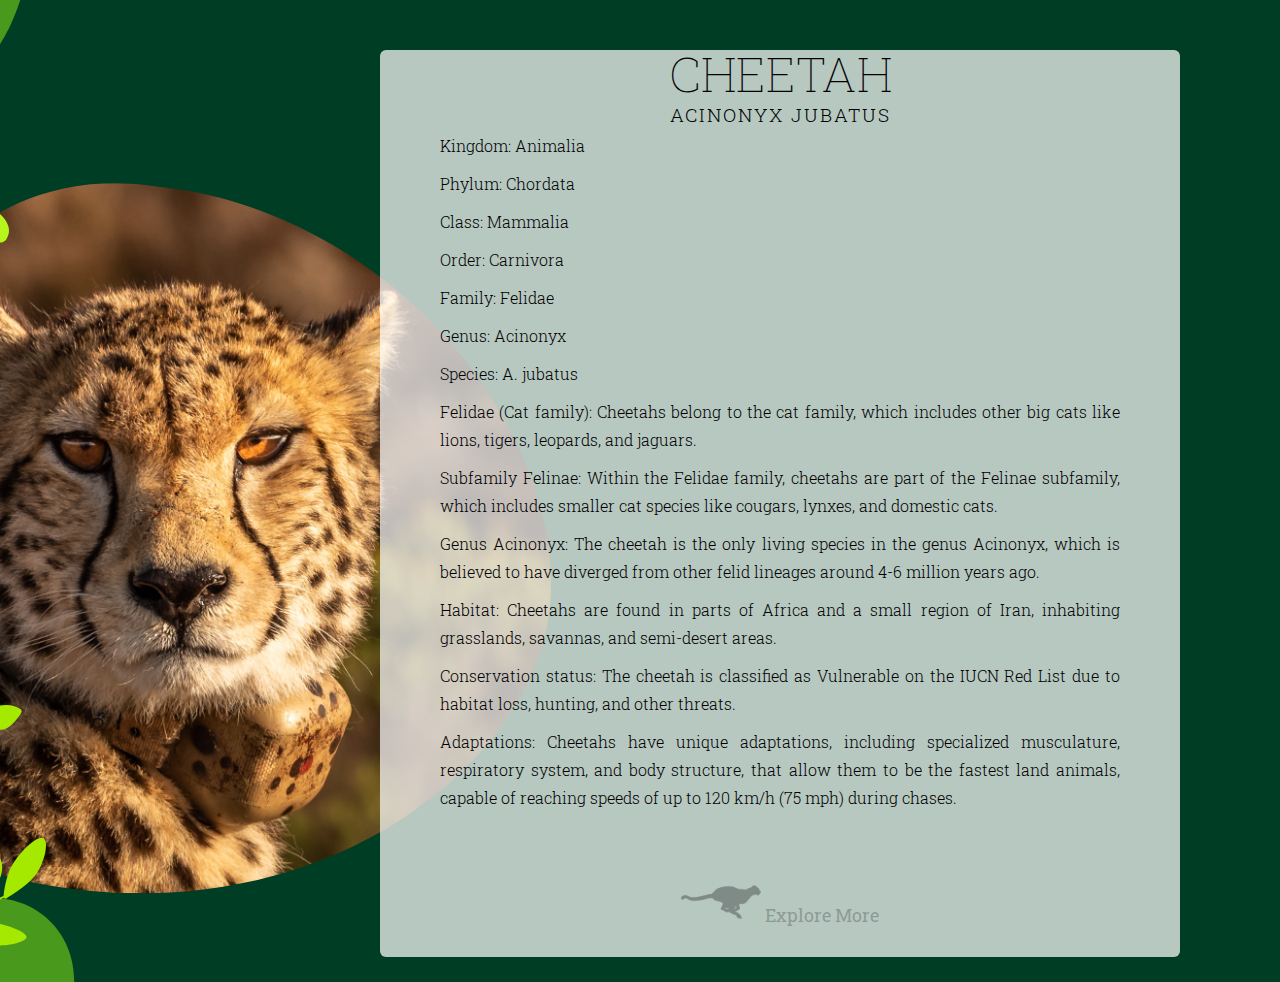
<file: static/cheetah.html>
<!DOCTYPE html>
<html>

<head>
    <meta charset="UTF-8">
    <meta http-equiv="X-UA-Compatible" content="IE=edge,chrome=1">
    <meta name="viewport" content="width=device-width, initial-scale=1">
    <title>About Cheetah</title>
    <meta name="description" content="" />
    <meta name="keywords" content="" />
    <link rel="icon" href="/static/logo.jpg">

    <link href='http://fonts.googleapis.com/css?family=Roboto+Slab:100,300,400' rel='stylesheet' type='text/css'>

    <link href="/static/infostyle.css" rel="stylesheet" />

</head>

<body class="background" style="background: url(/static/background/cheetahbg.png) top center no-repeat;">

<div class="container">

	<header>
		<h1>Cheetah</h1>
        <p>Acinonyx jubatus</p>
	</header>
	
	<div class="about">
		<p> Kingdom: Animalia</p>
        <p> Phylum: Chordata</p>
        <p> Class: Mammalia</p>
        <p> Order: Carnivora</p>
        <p> Family: Felidae</p>
        <p> Genus: Acinonyx</p>
        <p> Species: A. jubatus</p>
        <p> Felidae (Cat family): Cheetahs belong to the cat family, which includes other big cats like lions, tigers, leopards, and jaguars.</p>
        <p> Subfamily Felinae: Within the Felidae family, cheetahs are part of the Felinae subfamily, which includes smaller cat species like cougars, lynxes, and domestic cats.</p>
        <p> Genus Acinonyx: The cheetah is the only living species in the genus Acinonyx, which is believed to have diverged from other felid lineages around 4-6 million years ago.</p>
        <p> Habitat: Cheetahs are found in parts of Africa and a small region of Iran, inhabiting grasslands, savannas, and semi-desert areas.</p>
        <p> Conservation status: The cheetah is classified as Vulnerable on the IUCN Red List due to habitat loss, hunting, and other threats.</p>
        <p> Adaptations: Cheetahs have unique adaptations, including specialized musculature, respiratory system, and body structure, that allow them to be the fastest land animals, capable of reaching speeds of up to 120 km/h (75 mph) during chases.</p>
		
    </div>
	
	<div class="social">
		<ul>
			<li><a href="https://www.google.com/search?q=cheetah" target="_blank"><img src="/static/images/cheetah.png" alt="Cheetah" /> Explore More </a></li>
		</ul>
	</div>

</div>
    
</body>
</html>
</file>
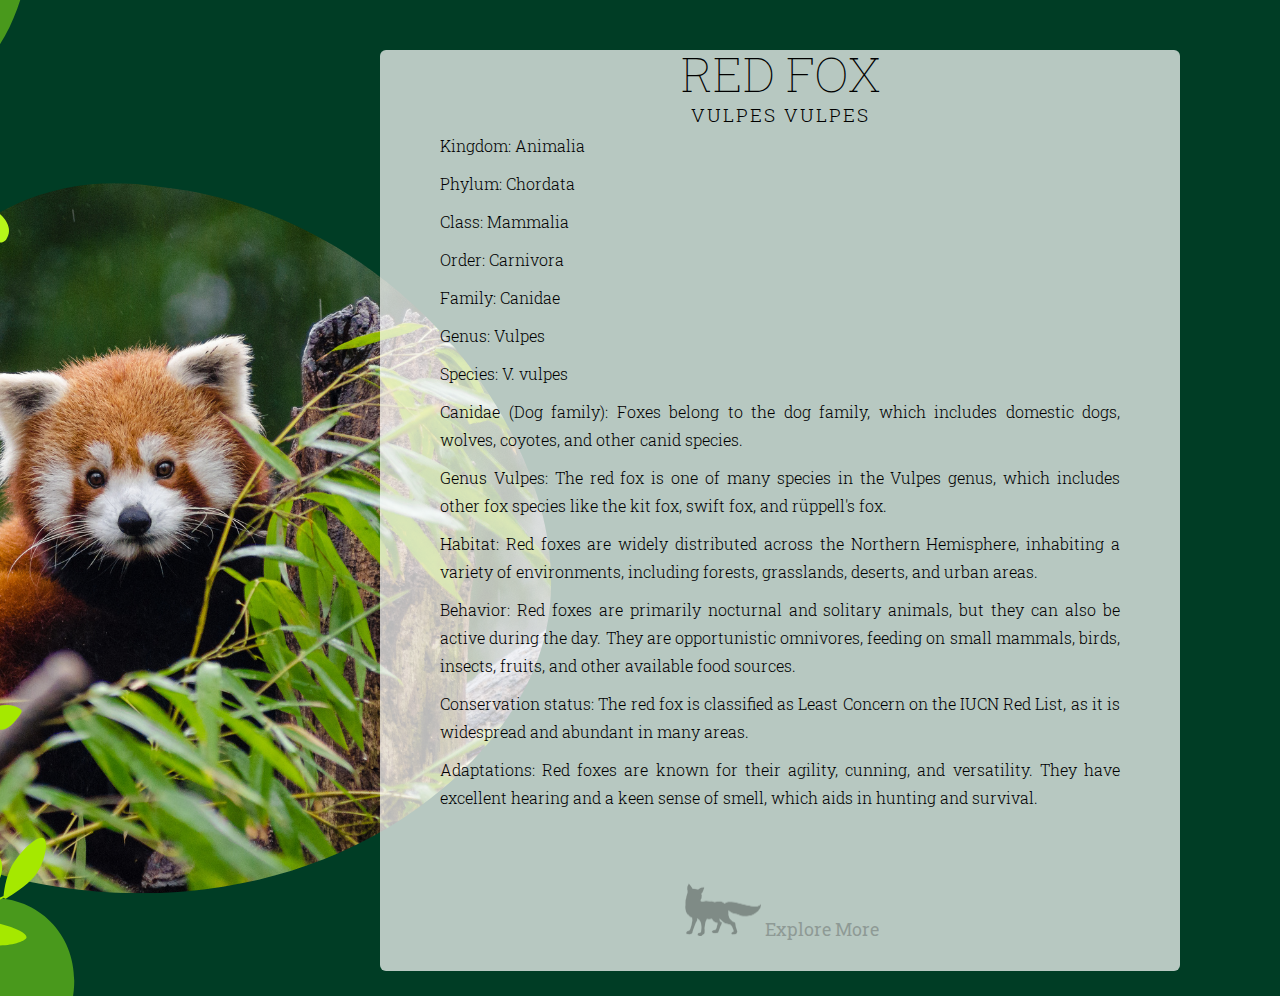
<file: static/fox.html>
<!DOCTYPE html>
<html>

<head>
    <meta charset="UTF-8">
    <meta http-equiv="X-UA-Compatible" content="IE=edge,chrome=1">
    <meta name="viewport" content="width=device-width, initial-scale=1">
    <title>About Fox</title>
    <meta name="description" content="" />
    <meta name="keywords" content="" />
    <link rel="icon" href="/static/logo.jpg">

    <link href='http://fonts.googleapis.com/css?family=Roboto+Slab:100,300,400' rel='stylesheet' type='text/css'>

    <link href="/static/infostyle.css" rel="stylesheet" />

</head>

<body class="background" style="background: url(/static/background/foxbg.png) top center no-repeat;">

<div class="container">

	<header>
		<h1>Red Fox</h1>
        <p>Vulpes vulpes</p>
	</header>
	
	<div class="about">
		<p> Kingdom: Animalia</p>
        <p> Phylum: Chordata</p>
        <p> Class: Mammalia</p>
        <p> Order: Carnivora</p>
        <p> Family: Canidae</p>
        <p> Genus: Vulpes</p>
        <p> Species: V. vulpes</p>
        <p> Canidae (Dog family): Foxes belong to the dog family, which includes domestic dogs, wolves, coyotes, and other canid species.</p>
        <p> Genus Vulpes: The red fox is one of many species in the Vulpes genus, which includes other fox species like the kit fox, swift fox, and rüppell's fox.</p>
        <p> Habitat: Red foxes are widely distributed across the Northern Hemisphere, inhabiting a variety of environments, including forests, grasslands, deserts, and urban areas.</p>
        <p> Behavior: Red foxes are primarily nocturnal and solitary animals, but they can also be active during the day. They are opportunistic omnivores, feeding on small mammals, birds, insects, fruits, and other available food sources.</p>
        <p> Conservation status: The red fox is classified as Least Concern on the IUCN Red List, as it is widespread and abundant in many areas.</p>
        <p> Adaptations: Red foxes are known for their agility, cunning, and versatility. They have excellent hearing and a keen sense of smell, which aids in hunting and survival.</p>
		
    </div>
	
	<div class="social">
		<ul>
			<li><a href="https://www.google.com/search?q=fox" target="_blank"><img src="/static/images/fox.png" alt="Fox" /> Explore More </a></li>
		</ul>
	</div>

</div>
    
</body>
</html>
</file>
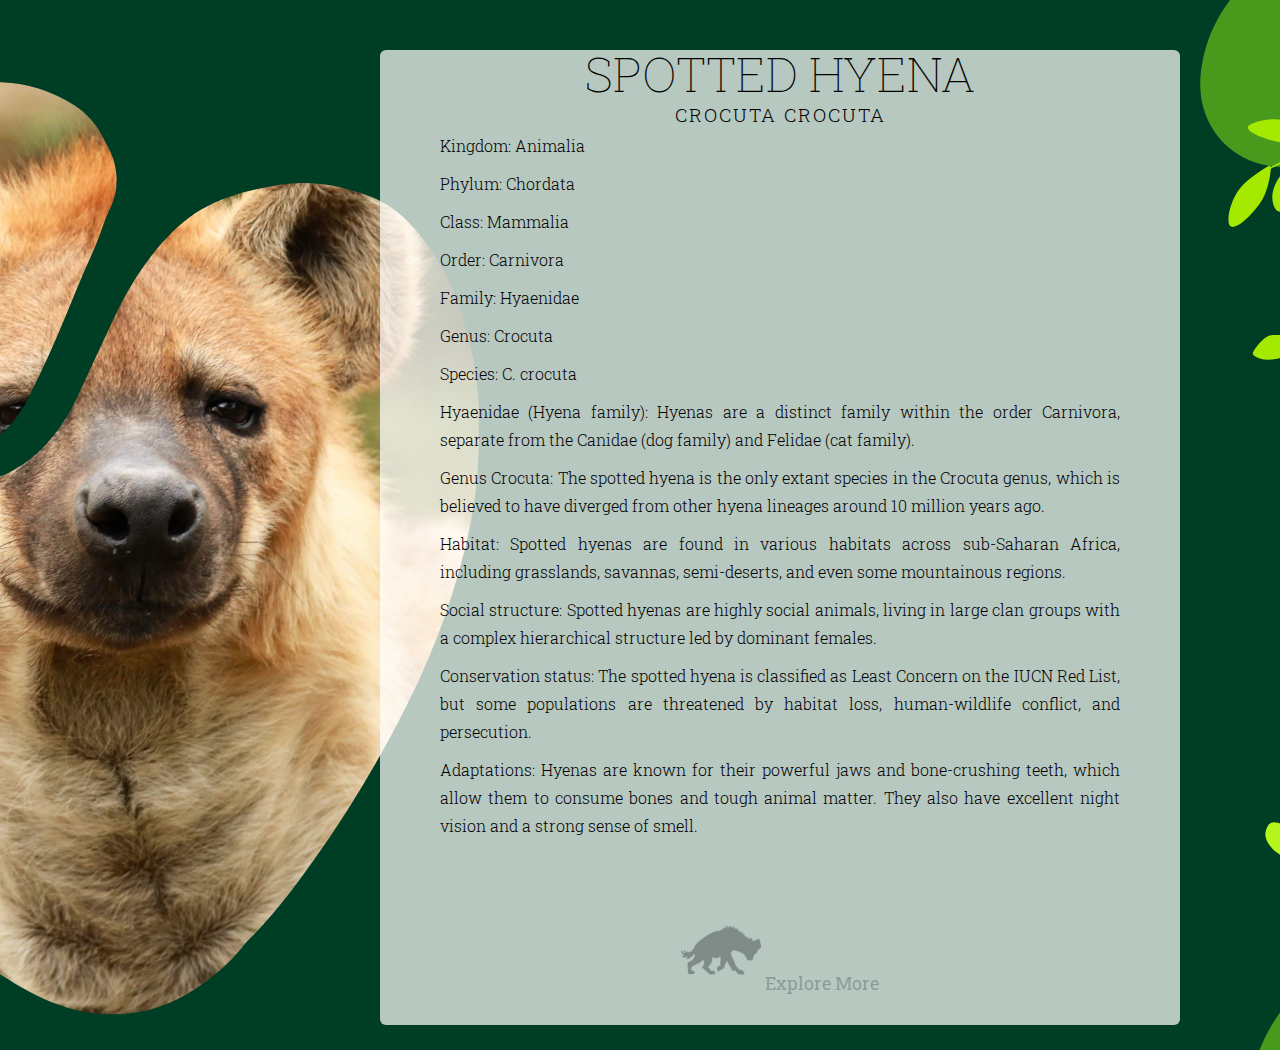
<file: static/hyena.html>
<!DOCTYPE html>
<html>

<head>
    <meta charset="UTF-8">
    <meta http-equiv="X-UA-Compatible" content="IE=edge,chrome=1">
    <meta name="viewport" content="width=device-width, initial-scale=1">
    <title>About Hyena</title>
    <meta name="description" content="" />
    <meta name="keywords" content="" />
    <link rel="icon" href="/static/logo.jpg">

    <link href='http://fonts.googleapis.com/css?family=Roboto+Slab:100,300,400' rel='stylesheet' type='text/css'>

    <link href="/static/infostyle.css" rel="stylesheet" />

</head>

<body class="background" style="background: url(/static/background/hyenabg.png) top center no-repeat;">

<div class="container">

	<header>
        <h1>Spotted Hyena</h1>
		<p>Crocuta crocuta</p>
	</header>
	
	<div class="about">
		<p> Kingdom: Animalia</p>
        <p> Phylum: Chordata</p>
        <p> Class: Mammalia</p>
        <p> Order: Carnivora</p>
        <p> Family: Hyaenidae</p>
        <p> Genus: Crocuta</p>
        <p> Species: C. crocuta</p>
        <p> Hyaenidae (Hyena family): Hyenas are a distinct family within the order Carnivora, separate from the Canidae (dog family) and Felidae (cat family).</p>
        <p> Genus Crocuta: The spotted hyena is the only extant species in the Crocuta genus, which is believed to have diverged from other hyena lineages around 10 million years ago.</p>
        <p> Habitat: Spotted hyenas are found in various habitats across sub-Saharan Africa, including grasslands, savannas, semi-deserts, and even some mountainous regions.</p>
        <p> Social structure: Spotted hyenas are highly social animals, living in large clan groups with a complex hierarchical structure led by dominant females.</p>
        <p> Conservation status: The spotted hyena is classified as Least Concern on the IUCN Red List, but some populations are threatened by habitat loss, human-wildlife conflict, and persecution.</p>
        <p> Adaptations: Hyenas are known for their powerful jaws and bone-crushing teeth, which allow them to consume bones and tough animal matter. They also have excellent night vision and a strong sense of smell.</p>
		
    </div>
	
	<div class="social">
		<ul>
			<li><a href="https://www.google.com/search?q=hyena" target="_blank"><img src="/static/images/hyena.png" alt="Hyena" /> Explore More </a></li>
		</ul>
	</div>

</div>
    
</body>
</html>
</file>
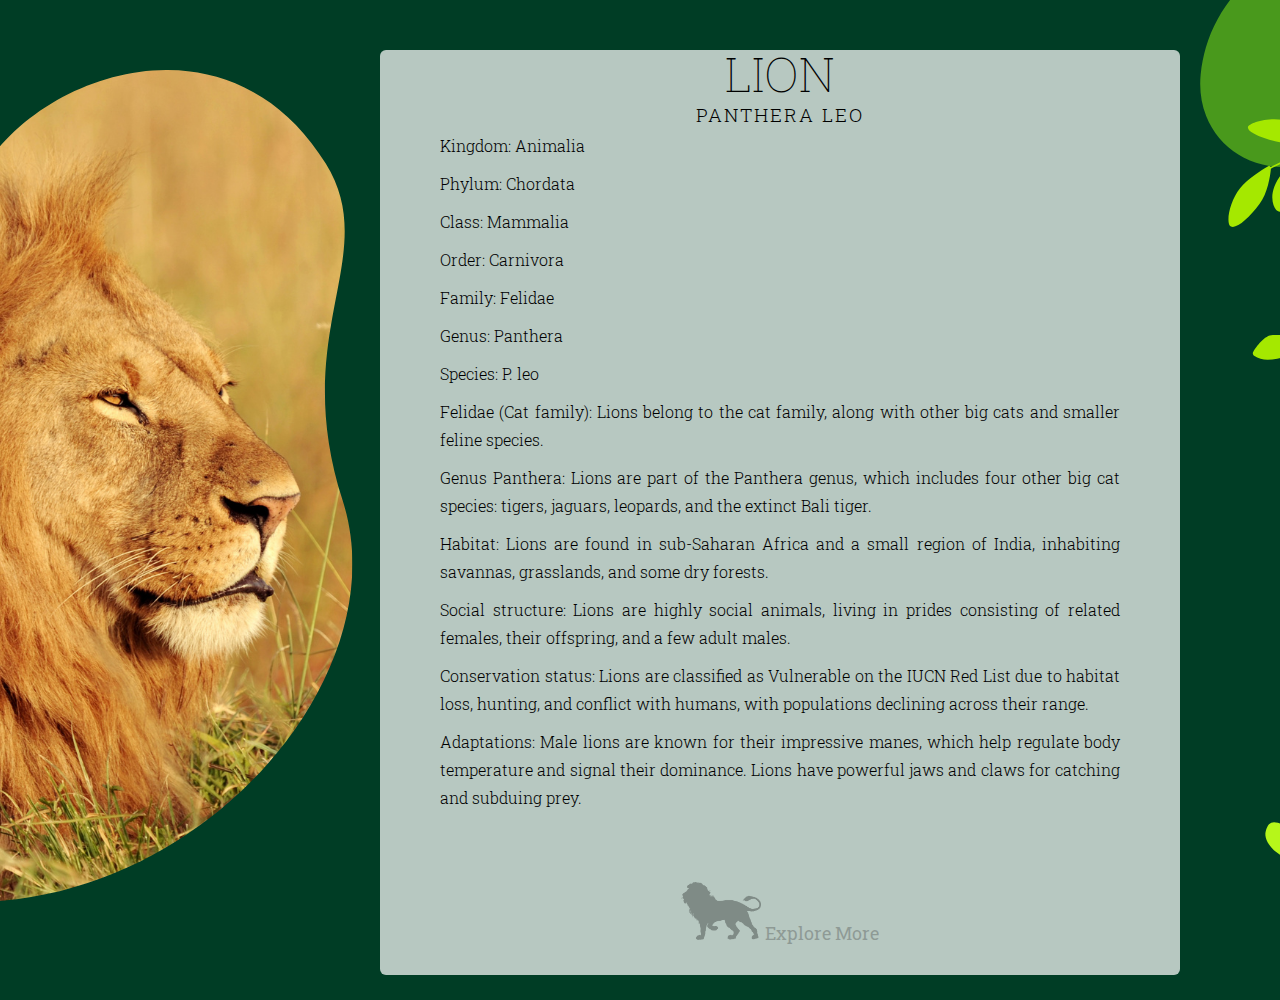
<file: static/lion.html>
<!DOCTYPE html>
<html>

<head>
    <meta charset="UTF-8">
    <meta http-equiv="X-UA-Compatible" content="IE=edge,chrome=1">
    <meta name="viewport" content="width=device-width, initial-scale=1">
    <title>About Lion</title>
    <meta name="description" content="" />
    <meta name="keywords" content="" />
    <link rel="icon" href="/static/logo.jpg">

    <link href='http://fonts.googleapis.com/css?family=Roboto+Slab:100,300,400' rel='stylesheet' type='text/css'>

    <link href="/static/infostyle.css" rel="stylesheet" />

</head>

<body class="background" style="background: url(/static/background/lionbg.png) top center no-repeat;">

<div class="container">

	<header>
        <h1>Lion</h1>
		<p>Panthera leo</p>
	</header>
	
	<div class="about">
		<p> Kingdom: Animalia</p>
        <p> Phylum: Chordata</p>
        <p> Class: Mammalia</p>
        <p> Order: Carnivora</p>
        <p> Family: Felidae</p>
        <p> Genus: Panthera</p>
        <p> Species: P. leo</p>
        <p> Felidae (Cat family): Lions belong to the cat family, along with other big cats and smaller feline species.</p>
        <p> Genus Panthera: Lions are part of the Panthera genus, which includes four other big cat species: tigers, jaguars, leopards, and the extinct Bali tiger.</p>
        <p> Habitat: Lions are found in sub-Saharan Africa and a small region of India, inhabiting savannas, grasslands, and some dry forests.</p>
        <p> Social structure: Lions are highly social animals, living in prides consisting of related females, their offspring, and a few adult males.</p>
        <p> Conservation status: Lions are classified as Vulnerable on the IUCN Red List due to habitat loss, hunting, and conflict with humans, with populations declining across their range.</p>
        <p> Adaptations: Male lions are known for their impressive manes, which help regulate body temperature and signal their dominance. Lions have powerful jaws and claws for catching and subduing prey.</p>
		
    </div>
	
	<div class="social">
		<ul>
			<li><a href="https://www.google.com/search?q=lion" target="_blank"><img src="/static/images/lion.png" alt="Lion" /> Explore More </a></li>
		</ul>
	</div>

</div>
    
</body>
</html>
</file>
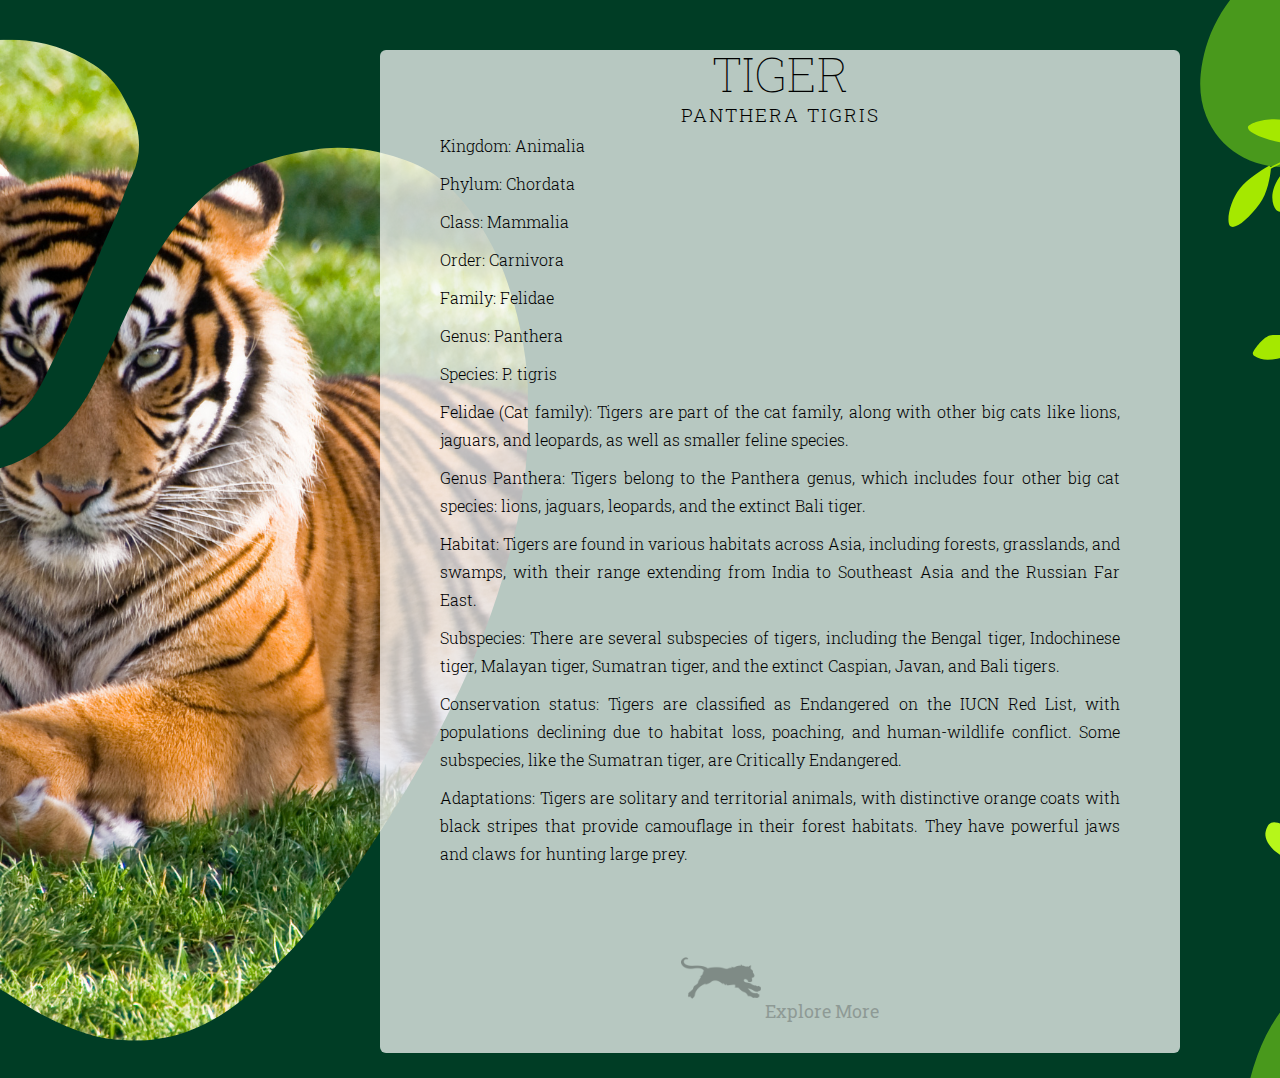
<file: static/tiger.html>
<!DOCTYPE html>
<html>

<head>
    <meta charset="UTF-8">
    <meta http-equiv="X-UA-Compatible" content="IE=edge,chrome=1">
    <meta name="viewport" content="width=device-width, initial-scale=1">
    <title>About Tiger</title>
    <meta name="description" content="" />
    <meta name="keywords" content="" />
    <link rel="icon" href="/static/logo.jpg">

    <link href='http://fonts.googleapis.com/css?family=Roboto+Slab:100,300,400' rel='stylesheet' type='text/css'>

    <link href="/static/infostyle.css" rel="stylesheet" />

</head>

<body class="background" style="background: url(/static/background/tigerbg.png) top center no-repeat;">

<div class="container">

	<header>
        <h1>Tiger</h1>
		<p>Panthera tigris</p>
	</header>
	
	<div class="about">
		<p> Kingdom: Animalia</p>
        <p> Phylum: Chordata</p>
        <p> Class: Mammalia</p>
        <p> Order: Carnivora</p>
        <p> Family: Felidae</p>
        <p> Genus: Panthera</p>
        <p> Species: P. tigris</p>
        <p> Felidae (Cat family): Tigers are part of the cat family, along with other big cats like lions, jaguars, and leopards, as well as smaller feline species.</p>
        <p> Genus Panthera: Tigers belong to the Panthera genus, which includes four other big cat species: lions, jaguars, leopards, and the extinct Bali tiger.</p>
        <p> Habitat: Tigers are found in various habitats across Asia, including forests, grasslands, and swamps, with their range extending from India to Southeast Asia and the Russian Far East.</p>
        <p> Subspecies: There are several subspecies of tigers, including the Bengal tiger, Indochinese tiger, Malayan tiger, Sumatran tiger, and the extinct Caspian, Javan, and Bali tigers.</p>
        <p> Conservation status: Tigers are classified as Endangered on the IUCN Red List, with populations declining due to habitat loss, poaching, and human-wildlife conflict. Some subspecies, like the Sumatran tiger, are Critically Endangered.</p>
        <p> Adaptations: Tigers are solitary and territorial animals, with distinctive orange coats with black stripes that provide camouflage in their forest habitats. They have powerful jaws and claws for hunting large prey.</p>
		
    </div>
	
	<div class="social">
		<ul>
			<li><a href="https://www.google.com/search?q=tiger" target="_blank"><img src="/static/images/tiger.png" alt="Tiger" /> Explore More </a></li>
		</ul>
	</div>

</div>
    
</body>
</html>
</file>
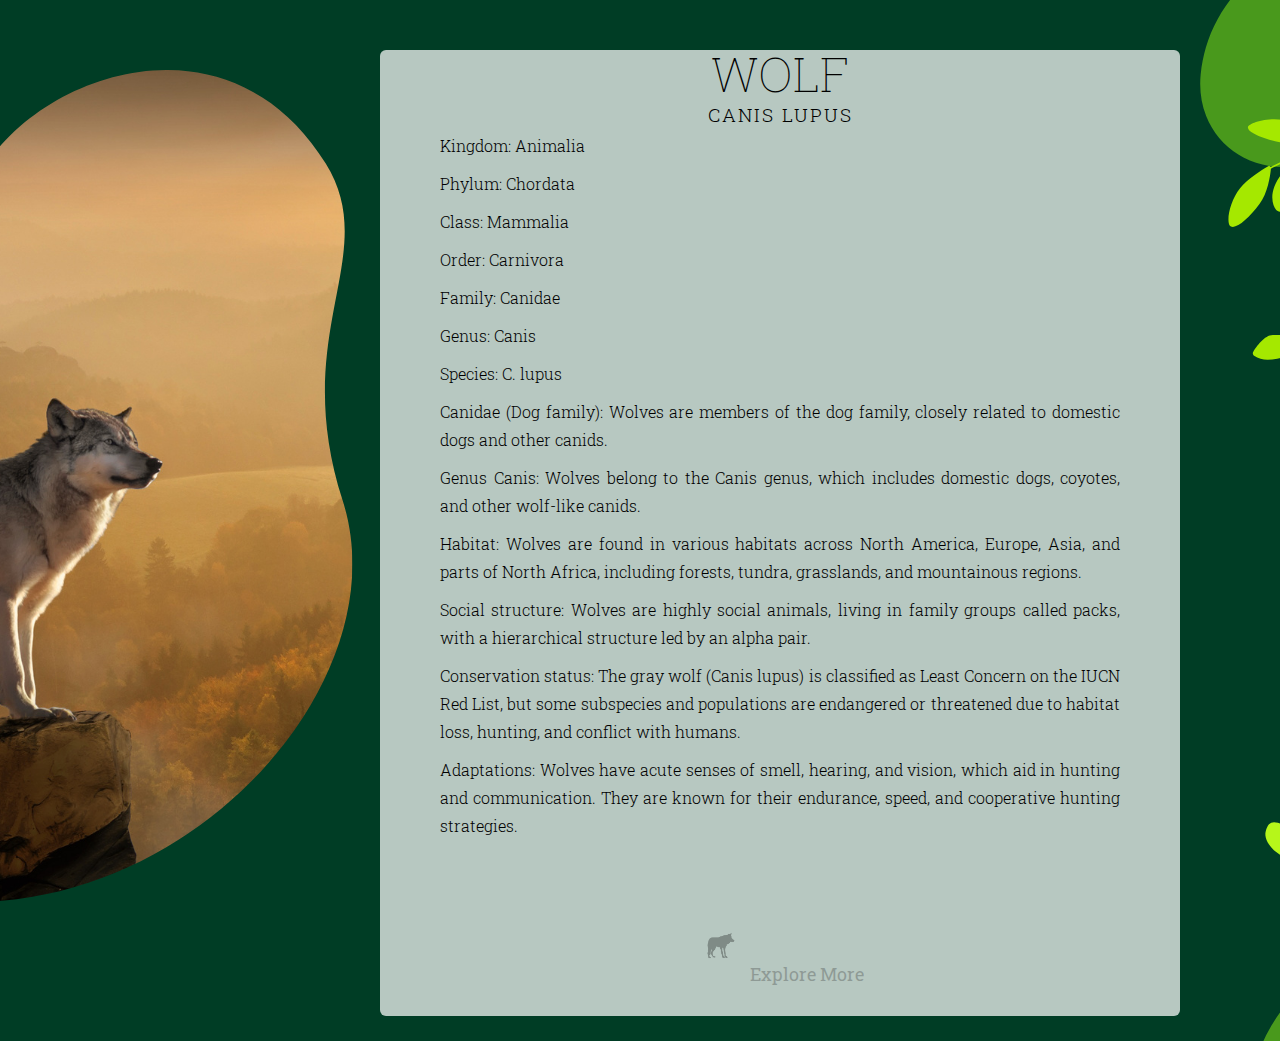
<file: static/wolf.html>
<!DOCTYPE html>
<html>

<head>
    <meta charset="UTF-8">
    <meta http-equiv="X-UA-Compatible" content="IE=edge,chrome=1">
    <meta name="viewport" content="width=device-width, initial-scale=1">
    <title>About Wolf</title>
    <meta name="description" content="" />
    <meta name="keywords" content="" />
    <link rel="icon" href="/static/logo.jpg">

    <link href='http://fonts.googleapis.com/css?family=Roboto+Slab:100,300,400' rel='stylesheet' type='text/css'>

    <link href="/static/infostyle.css" rel="stylesheet" />

</head>

<body class="background" style="background: url(/static/background/wolfbg.png) top center no-repeat;">

<div class="container">

	<header>
        <h1>Wolf</h1>
		<p>Canis lupus</p>
	</header>
	
	<div class="about">
		<p> Kingdom: Animalia</p>
        <p> Phylum: Chordata</p>
        <p> Class: Mammalia</p>
        <p> Order: Carnivora</p>
        <p> Family: Canidae</p>
        <p> Genus: Canis</p>
        <p> Species: C. lupus</p>
        <p> Canidae (Dog family): Wolves are members of the dog family, closely related to domestic dogs and other canids.</p>
        <p> Genus Canis: Wolves belong to the Canis genus, which includes domestic dogs, coyotes, and other wolf-like canids.</p>
        <p> Habitat: Wolves are found in various habitats across North America, Europe, Asia, and parts of North Africa, including forests, tundra, grasslands, and mountainous regions.</p>
        <p>Social structure: Wolves are highly social animals, living in family groups called packs, with a hierarchical structure led by an alpha pair.</p>
        <p>Conservation status: The gray wolf (Canis lupus) is classified as Least Concern on the IUCN Red List, but some subspecies and populations are endangered or threatened due to habitat loss, hunting, and conflict with humans.</p>
        <p>Adaptations: Wolves have acute senses of smell, hearing, and vision, which aid in hunting and communication. They are known for their endurance, speed, and cooperative hunting strategies.</p>
		
    </div>
	
	<div class="social">
		<ul>
			<li><a href="https://www.google.com/search?q=wolf" target="_blank"><img src="/static/images/wolf.png" alt="Wolf" style="width: 50px;"/> Explore More </a></li>
		</ul>
	</div>

</div>
    
</body>
</html>
</file>
<file: static/infostyle.css>
* {
    padding:0;
    margin: 0;
  }
  
  *, 
  *:before, 
  *:after {
    -moz-box-sizing: border-box; 
    -webkit-box-sizing: border-box; 
    box-sizing: border-box;
  }
  
  body {
    font-family: 'Roboto Slab', serif;
    font-weight: 300;
    color: #000000;
     -webkit-font-smoothing: antialiased;
  }
  
  header {
    text-align: center;
    text-transform: uppercase;
  }
  
  header p {
    letter-spacing: 2px;
    font-weight: 300;
    font-size: larger;
  }
  
  h1 {
    font-weight: 100;
    font-size: 3em; 
    margin-top: 30px;
    line-height: 1em;
  }
  
  p {
    line-height: 1.75em;
  }
  
  .about p {
    padding-bottom: 10px;
    text-align: justify;
  }
  
  footer p {
    text-align: center;
    font-size: 0.625em; 
  }
  
  small {
    text-align: center;
  }
  
  strong {
    font-weight: 400;
  }
  
  a {
    text-decoration: none;
    font-weight: 400;
    color: #333;
  }
  
  a:hover {
    text-decoration: underline;
    color: #666;
  }
  
  
  .social a {
    opacity: 0.3;
    transition: opacity .25s ease-in-out;
     -moz-transition: opacity .25s ease-in-out;
     -webkit-transition: opacity .25s ease-in-out;
  }
  
  .social a:hover {
    opacity: 0.8;
  }
  
  .social li {
    display: inline;
    margin: 5px;
    color: #444;
    font-size: large;
  }
  
  .social li img {
    width: 80px;
  }
  
  
  .container {
    width: 800px;
    margin: 50px 100px 25px auto;
    background-color: rgba(255, 255, 255, 0.719);
    padding: 0 60px 30px;
    border-radius: 6px;
  }
  
  .social {
    margin-top: 60px;
    text-align: center;
  }
  
  footer {
    margin-top: 30px;
  }
  
  
  /* Responsive Styles */
  
  @media only screen and (min-width: 1920px) {
    .background {
      background-size: 100%;
    }
  }
  
  @media only screen and (max-width: 600px) {
  
    .container {
      width: 90%;
      margin-top: 50px;
      padding: 0 30px 30px; 
    }
  
    h1 {
      font-size: 2.25em; /* 36/16 */
      margin-bottom: 20px;
    }
  
    .social {
      margin-top: 20px;
    }
  
    .about p {
      text-align: left;
      padding-bottom: 15px;
    }
    
    .about p:nth-of-type(1) { 
      font-size: 1.25em; /* 20/16 */
      text-align: center;
    }
  }
</file>
